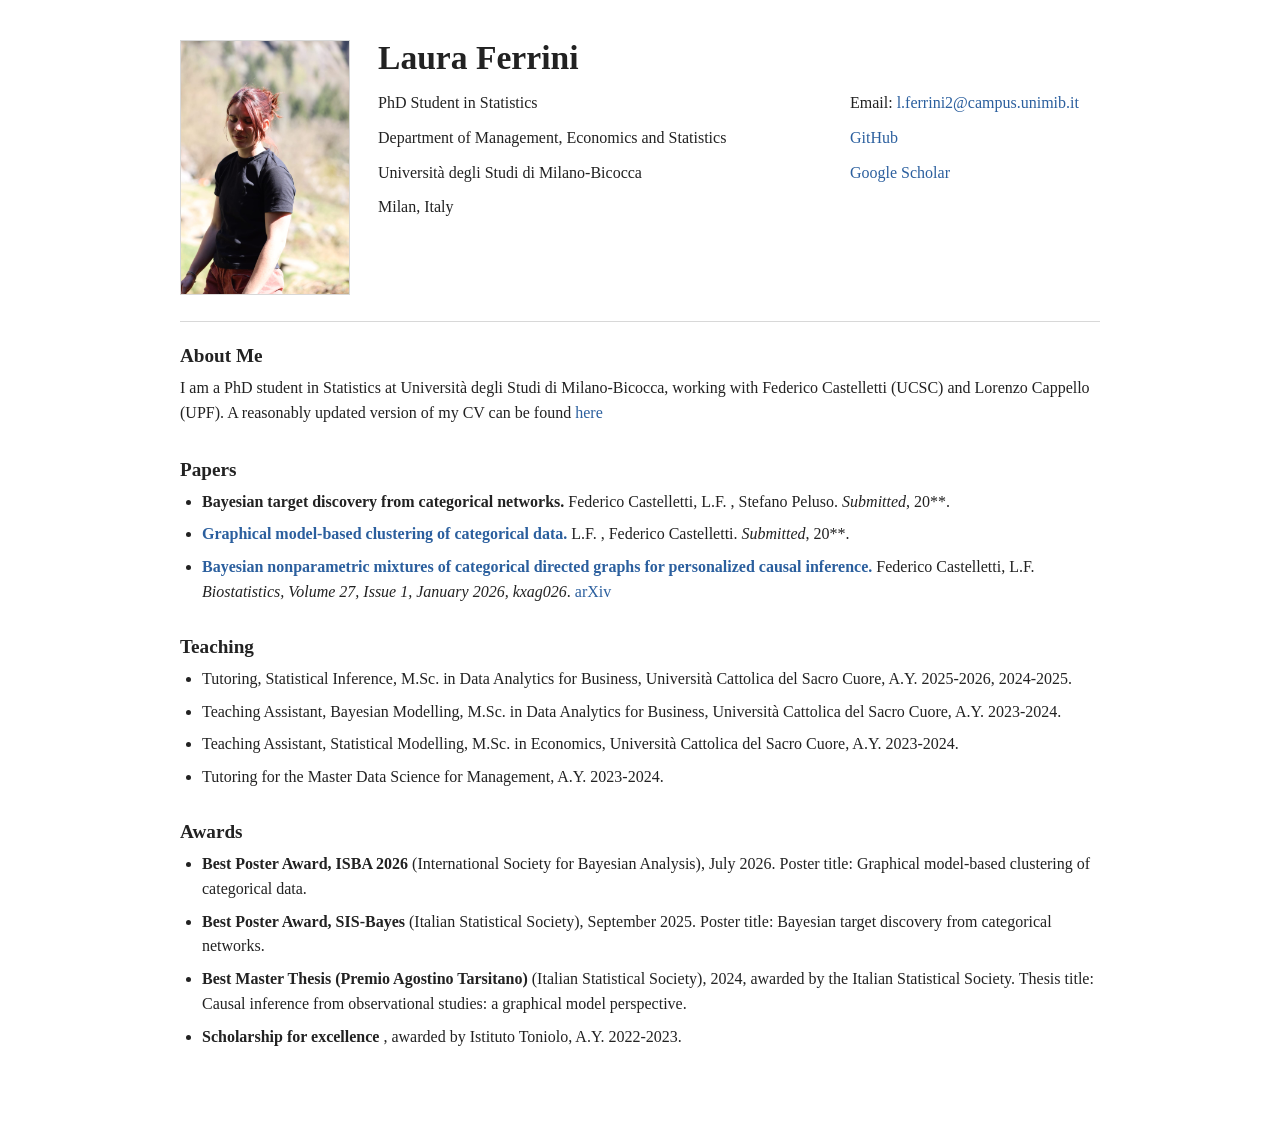
<file: index.html>
<!doctype html>
<html lang="en">
<head>
  <meta charset="utf-8">
  <meta name="viewport" content="width=device-width, initial-scale=1">
  <meta name="description" content="Academic homepage for Laura Ferrini, PhD student in Statistics.">
  <title>Laura Ferrini | PhD Student in Statistics</title>
  <link rel="stylesheet" href="styles.css">
</head>
<body>
  <div class="page">
    <div class="profile">
      <img class="portrait" src="assets/profile.JPG" alt="Portrait of Laura Ferrini">

      <div class="intro">
        <h1>Laura Ferrini</h1>
        <div class="details">
          <div>
            <p>PhD Student in Statistics</p>
            <p>Department of Management, Economics and Statistics</p>
            <p>Università degli Studi di Milano-Bicocca</p>
            <p>Milan, Italy</p>
          </div>
          <div class="contact">
            <p>Email: <a href="mailto:l.ferrini2@campus.unimib.it">l.ferrini2@campus.unimib.it</a></p>
            <p><a href="https://github.com/LauraFerrini" target="_blank" rel="noreferrer">GitHub</a></p>
            <p><a href="https://scholar.google.com/citations?user=1KQvSIwAAAAJ&hl=it&oi=ao" target="_blank" rel="noreferrer">Google Scholar</a></p>
          </div>
        </div>
      </div>
    </div>

    <div class="section">
      <h2>About Me</h2>
      <p>
        I am a PhD student in Statistics at Università degli Studi di Milano-Bicocca, working with Federico Castelletti (UCSC) and Lorenzo Cappello (UPF). A reasonably updated version of my CV can be found <a href="assets/cv-7.pdf">here</a>
      </p>
    </div>

    <div class="section">
      <h2>Papers</h2>
      <ul>
        <li>
          <strong>Bayesian target discovery from categorical networks.</strong>
          Federico Castelletti, </strong> L.F. </strong>, Stefano Peluso. <em>Submitted</em>, 20**.
        </li>
        <li>
          <a href="https://arxiv.org/abs/2601.14849" target="_blank" rel="noreferrer"> <strong>Graphical model-based clustering of categorical data.</strong></a>
         
          </strong> L.F. </strong>, Federico Castelletti. <em>Submitted</em>, 20**.
          
        </li>
        <li>
           <a href="https://doi.org/10.1093/biostatistics/kxag026" target="_blank">
   <strong> Bayesian nonparametric mixtures of categorical directed graphs for personalized causal inference.</strong>
</a> 
          Federico Castelletti, </strong> L.F. </strong> <em>Biostatistics, Volume 27, Issue 1, January 2026, kxag026</em>.
          <a href="https://arxiv.org/abs/2409.00453" target="_blank" rel="noreferrer">arXiv</a>
        </li>
      </ul>
    </div>

    <div class="section">
      <h2>Teaching</h2>
      <ul>
        <li>
          Tutoring, Statistical Inference, M.Sc. in Data Analytics for Business,
          Università Cattolica del Sacro Cuore, A.Y. 2025-2026, 2024-2025.
        </li>
        <li>
          Teaching Assistant, Bayesian Modelling, M.Sc. in Data Analytics for Business,
          Università Cattolica del Sacro Cuore, A.Y. 2023-2024.
        </li>
        <li>
          Teaching Assistant, Statistical Modelling, M.Sc. in Economics,
          Università Cattolica del Sacro Cuore, A.Y. 2023-2024.
        </li>
        <li>
          Tutoring for the Master Data Science for Management, A.Y. 2023-2024.
        </li>
      </ul>
    </div>

    <div class="section">
      <h2>Awards</h2>
      <ul>
        <li>
           <strong> Best Poster Award, ISBA 2026 </strong> (International Society for Bayesian Analysis), July 2026.
          Poster title: Graphical model-based clustering of categorical data.
        </li>
        <li>
           <strong> Best Poster Award, SIS-Bayes </strong> (Italian Statistical Society), September 2025.
          Poster title: Bayesian target discovery from categorical networks.
        </li>
        <li>
           <strong>Best Master Thesis (Premio Agostino Tarsitano) </strong> (Italian Statistical Society), 2024, awarded by the Italian
          Statistical Society. Thesis title: Causal inference from observational studies:
          a graphical model perspective.
        </li>
        <li>
           <strong>Scholarship for excellence </strong>, awarded by Istituto Toniolo, A.Y. 2022-2023.
        </li>
      </ul>
    </div>
  </div>
</body>
</html>
</file>
<file: styles.css>
:root {
  --text: #222222;
  --muted: #555555;
  --line: #d8d8d8;
  --link: #2b5f9e;
  --link-hover: #17416f;
  --page: #ffffff;
}

* {
  box-sizing: border-box;
}

html {
  font-size: 16px;
}

body {
  margin: 0;
  color: var(--text);
  background: var(--page);
  font-family: Georgia, "Times New Roman", Times, serif;
  line-height: 1.55;
}

.page {
  width: min(920px, calc(100% - 32px));
  margin: 40px auto 72px;
}

a {
  color: var(--link);
  text-decoration: none;
}

a:hover,
a:focus {
  color: var(--link-hover);
  text-decoration: underline;
}

.profile {
  display: grid;
  grid-template-columns: 170px 1fr;
  gap: 28px;
  align-items: start;
  padding-bottom: 26px;
  border-bottom: 1px solid var(--line);
}

.portrait {
  width: 170px;
  aspect-ratio: 2 / 3;
  border: 1px solid var(--line);
  object-fit: cover;
  object-position: center top;
  background: #f5f5f5;
}

.intro h1,
.simple-header h1 {
  margin: 0 0 14px;
  font-size: 2.1rem;
  line-height: 1.1;
  font-weight: 600;
}

.details {
  display: grid;
  grid-template-columns: 1fr auto;
  gap: 24px;
}

p {
  margin: 0 0 10px;
}

.contact {
  min-width: 250px;
}

.section {
  padding-top: 22px;
}

h2 {
  margin: 0 0 8px;
  font-size: 1.2rem;
  line-height: 1.25;
  font-weight: 600;
}

ul,
ol {
  margin: 0;
  padding-left: 22px;
}

li {
  margin: 0 0 8px;
}

.top-nav {
  margin-bottom: 28px;
}

.simple-header {
  padding-bottom: 16px;
  border-bottom: 1px solid var(--line);
}

.simple-header p {
  color: var(--muted);
}

.papers li {
  margin-bottom: 18px;
}

@media (max-width: 700px) {
  .page {
    width: min(100% - 24px, 920px);
    margin-top: 24px;
  }

  .profile {
    grid-template-columns: 1fr;
    gap: 18px;
  }

  .portrait {
    width: 150px;
  }

  .details {
    grid-template-columns: 1fr;
    gap: 10px;
  }

  .contact {
    min-width: 0;
  }

  .intro h1,
  .simple-header h1 {
    font-size: 1.8rem;
  }
}
</file>
